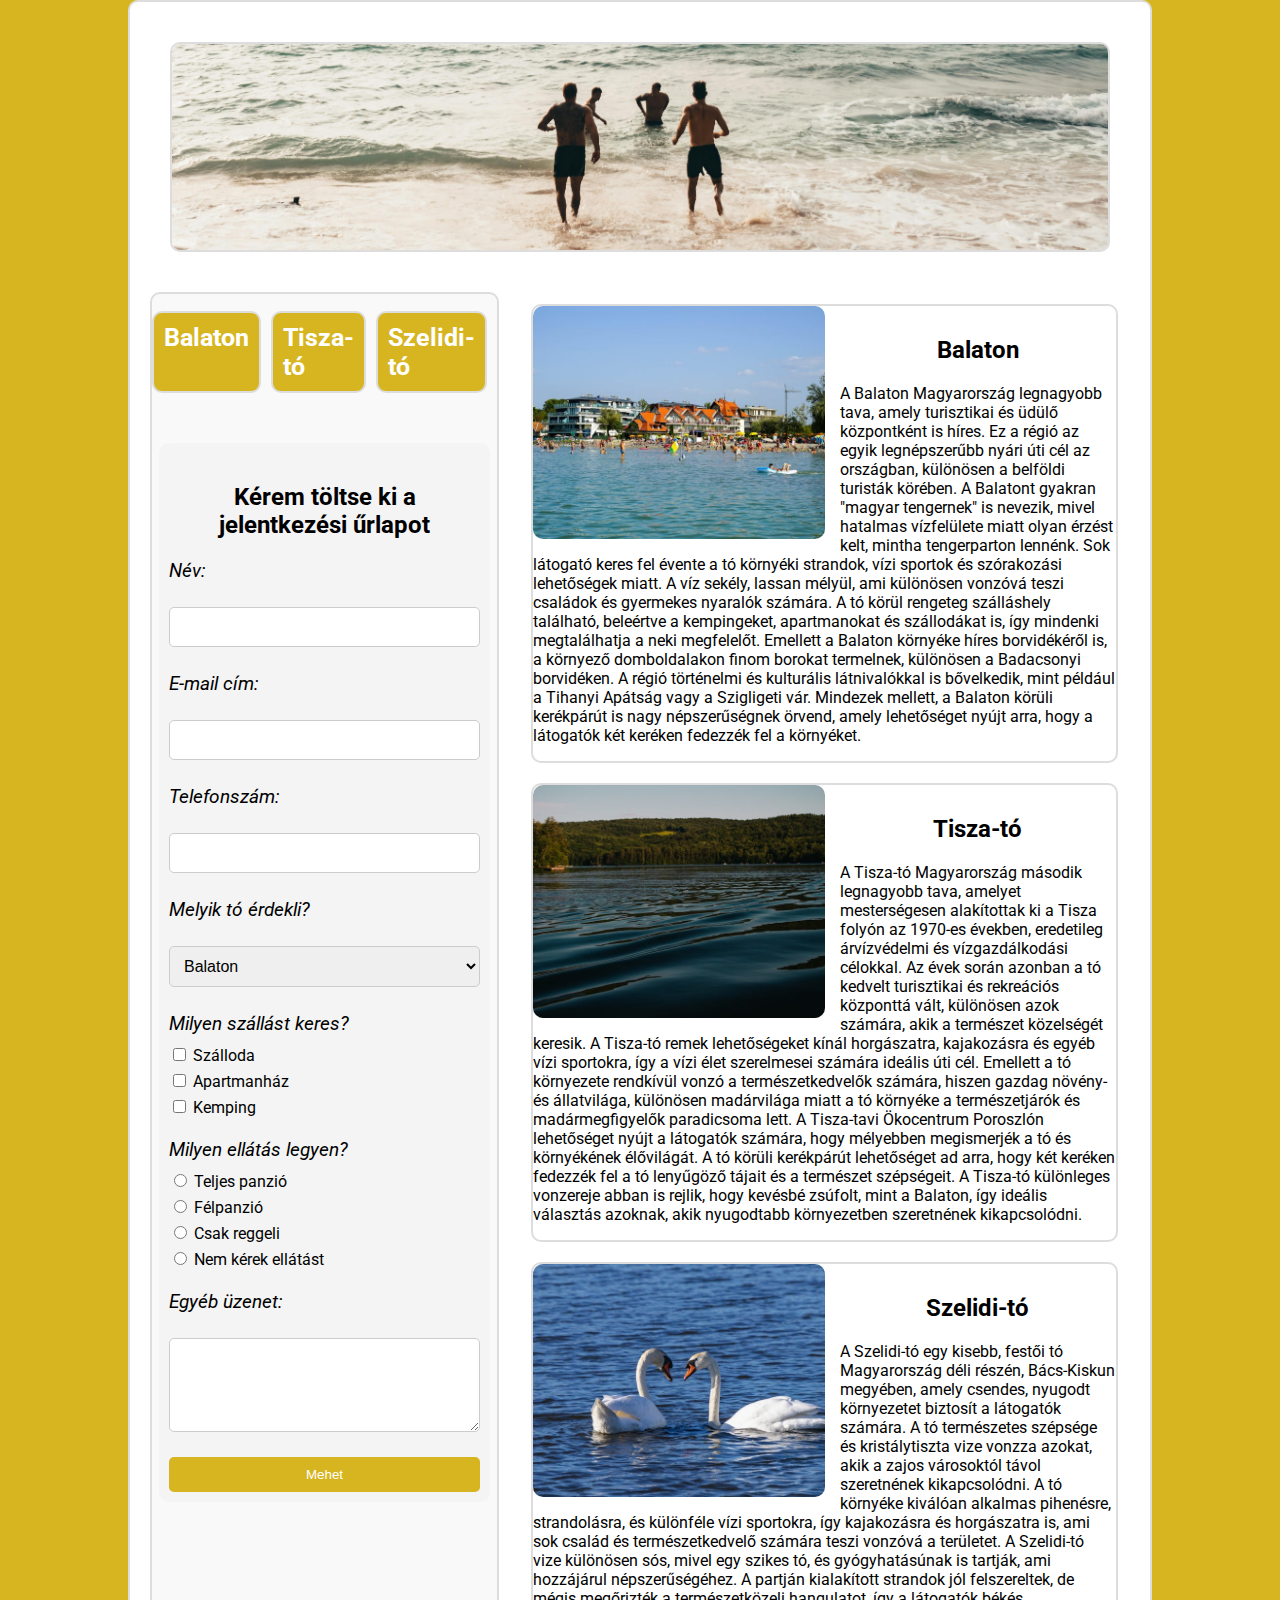
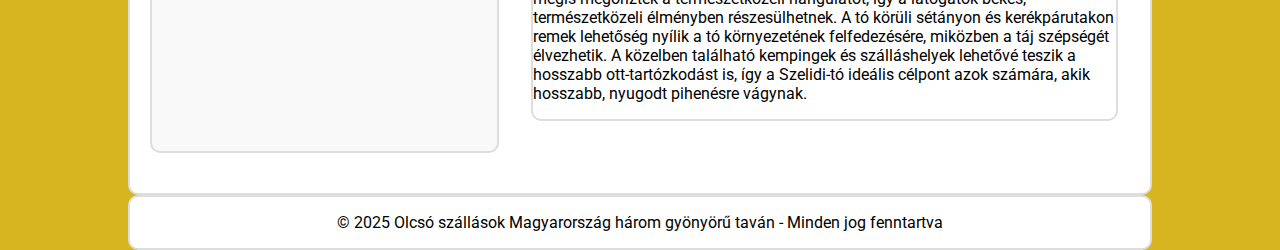
<file: index.html>
<!DOCTYPE html>
<html lang="hu">

<head>
    <meta charset="UTF-8">
    <meta http-equiv="X-UA-Compatible" content="IE=edge">
    <meta name="viewport" content="width=device-width, initial-scale=1.0">
    <meta name="description"
        content="Oldalunkon Magyarország három csodálatos tavát ismerheti meg amennyiben szeretne szállást foglalni a Balaton, a Tisza-tó vagy a Szelidi tavon. Választható szállások, ellátások egyedi igényekre szabva.">
    <meta name="author" content="Petz Rebeka">
    <link rel="stylesheet" href="styles.css">
    <link href="https://fonts.googleapis.com/css2?family=Roboto:wght@400;700&display=swap" rel="stylesheet">
    <link rel="stylesheet" href="https://cdnjs.cloudflare.com/ajax/libs/animate.css/4.1.1/animate.min.css">
    <title>Olcsó szállások Magyarország három gyönyörű taván</title>
</head>

<body>

    <div class="container">
        <header>
            <img src="img/strandkep.jpg" alt="Családi strand kép">
        </header>

        <div class="grid-container">
            <div class="sidebar">
                <div class="menu">
                    <a href="#balaton">Balaton</a>
                    <a href="#tisza-to">Tisza-tó</a>
                    <a href="#szelidi-to">Szelidi-tó</a>
                </div>

                <div class="form-container">
                    <h2>Kérem töltse ki a jelentkezési űrlapot</h2>
                    <form action="#">
                        <label for="nev">Név:</label>
                        <input type="text" id="nev" name="nev" required maxlength="50">

                        <label for="email">E-mail cím:</label>
                        <input type="email" id="email" name="email" required maxlength="50">

                        <label for="telefon">Telefonszám:</label>
                        <input type="tel" id="telefon" name="telefon" required maxlength="20">

                        <label for="tavak">Melyik tó érdekli?</label>
                        <select id="tavak" name="tavak">
                            <option value="balaton">Balaton</option>
                            <option value="tisza-to">Tisza-tó</option>
                            <option value="szelidi-to">Szelidi-tó</option>
                        </select>

                        <div class="checkbox-group">
                            <label>Milyen szállást keres?</label>
                            <input type="checkbox" id="szalloda" name="szallas" value="szalloda"> Szálloda<br>
                            <input type="checkbox" id="apartman" name="szallas" value="apartman"> Apartmanház<br>
                            <input type="checkbox" id="kemping" name="szallas" value="kemping"> Kemping<br>
                        </div>

                        <div class="radio-group">
                            <label>Milyen ellátás legyen?</label>
                            <input type="radio" id="teljes" name="ellatas" value="teljes" required> Teljes panzió<br>
                            <input type="radio" id="fel" name="ellatas" value="fel" required> Félpanzió<br>
                            <input type="radio" id="reggeli" name="ellatas" value="reggeli" required> Csak reggeli<br>
                            <input type="radio" id="nem" name="ellatas" value="nem" required> Nem kérek ellátást<br>
                        </div>

                        <label for="uzenet">Egyéb üzenet:</label>
                        <textarea id="uzenet" name="uzenet" rows="4"></textarea>

                        <button class="form-submit" type="submit">Mehet</button>
                    </form>
                </div>
            </div>

            <div class="content">
                <section id="balaton" class="section">
                    <img src="img/balaton.jpg" alt="Balaton">
                    <h2>Balaton</h2>
                    <p>A Balaton Magyarország legnagyobb tava, amely turisztikai és üdülő központként is híres. Ez a
                        régió az egyik legnépszerűbb nyári úti cél az országban, különösen a belföldi turisták körében.
                        A Balatont gyakran "magyar tengernek" is nevezik, mivel hatalmas vízfelülete miatt olyan érzést
                        kelt, mintha tengerparton lennénk. Sok látogató keres fel évente a tó környéki strandok, vízi
                        sportok és szórakozási lehetőségek miatt. A víz sekély, lassan mélyül, ami különösen vonzóvá
                        teszi családok és gyermekes nyaralók számára. A tó körül rengeteg szálláshely található,
                        beleértve a kempingeket, apartmanokat és szállodákat is, így mindenki megtalálhatja a neki
                        megfelelőt. Emellett a Balaton környéke híres borvidékéről is, a környező domboldalakon finom
                        borokat termelnek, különösen a Badacsonyi borvidéken. A régió történelmi és kulturális
                        látnivalókkal is bővelkedik, mint például a Tihanyi Apátság vagy a Szigligeti vár. Mindezek
                        mellett, a Balaton körüli kerékpárút is nagy népszerűségnek örvend, amely lehetőséget nyújt
                        arra, hogy a látogatók két keréken fedezzék fel a környéket.</p>
                </section>

                <section id="tisza-to" class="section">
                    <img src="img/tisza-to.jpg" alt="Tisza-tó">
                    <h2>Tisza-tó</h2>
                    <p>A Tisza-tó Magyarország második legnagyobb tava, amelyet mesterségesen alakítottak ki a Tisza
                        folyón az 1970-es években, eredetileg árvízvédelmi és vízgazdálkodási célokkal. Az évek során
                        azonban a tó kedvelt turisztikai és rekreációs központtá vált, különösen azok számára, akik a
                        természet közelségét keresik. A Tisza-tó remek lehetőségeket kínál horgászatra, kajakozásra és
                        egyéb vízi sportokra, így a vízi élet szerelmesei számára ideális úti cél. Emellett a tó
                        környezete rendkívül vonzó a természetkedvelők számára, hiszen gazdag növény- és állatvilága,
                        különösen madárvilága miatt a tó környéke a természetjárók és madármegfigyelők paradicsoma lett.
                        A Tisza-tavi Ökocentrum Poroszlón lehetőséget nyújt a látogatók számára, hogy mélyebben
                        megismerjék a tó és környékének élővilágát. A tó körüli kerékpárút lehetőséget ad arra, hogy két
                        keréken fedezzék fel a tó lenyűgöző tájait és a természet szépségeit. A Tisza-tó különleges
                        vonzereje abban is rejlik, hogy kevésbé zsúfolt, mint a Balaton, így ideális választás azoknak,
                        akik nyugodtabb környezetben szeretnének kikapcsolódni.</p>
                </section>

                <section id="szelidi-to" class="section">
                    <img src="img/szelidi-to.jpg" alt="Szelidi-tó">
                    <h2>Szelidi-tó</h2>
                    <p>A Szelidi-tó egy kisebb, festői tó Magyarország déli részén, Bács-Kiskun megyében, amely csendes,
                        nyugodt környezetet biztosít a látogatók számára. A tó természetes szépsége és kristálytiszta
                        vize vonzza azokat, akik a zajos városoktól távol szeretnének kikapcsolódni. A tó környéke
                        kiválóan alkalmas pihenésre, strandolásra, és különféle vízi sportokra, így kajakozásra és
                        horgászatra is, ami sok család és természetkedvelő számára teszi vonzóvá a területet. A
                        Szelidi-tó vize különösen sós, mivel egy szikes tó, és gyógyhatásúnak is tartják, ami hozzájárul
                        népszerűségéhez. A partján kialakított strandok jól felszereltek, de mégis megőrizték a
                        természetközeli hangulatot, így a látogatók békés, természetközeli élményben részesülhetnek. A
                        tó körüli sétányon és kerékpárutakon remek lehetőség nyílik a tó környezetének felfedezésére,
                        miközben a táj szépségét élvezhetik. A közelben található kempingek és szálláshelyek lehetővé
                        teszik a hosszabb ott-tartózkodást is, így a Szelidi-tó ideális célpont azok számára, akik
                        hosszabb, nyugodt pihenésre vágynak.</p>
                </section>
            </div>
        </div>
        <div style="clear: both;"></div>
    </div>
    <footer>
        <p>&copy; 2025 Olcsó szállások Magyarország három gyönyörű taván - Minden jog fenntartva</p>
    </footer>
    </div>

</body>

</html>
</file>
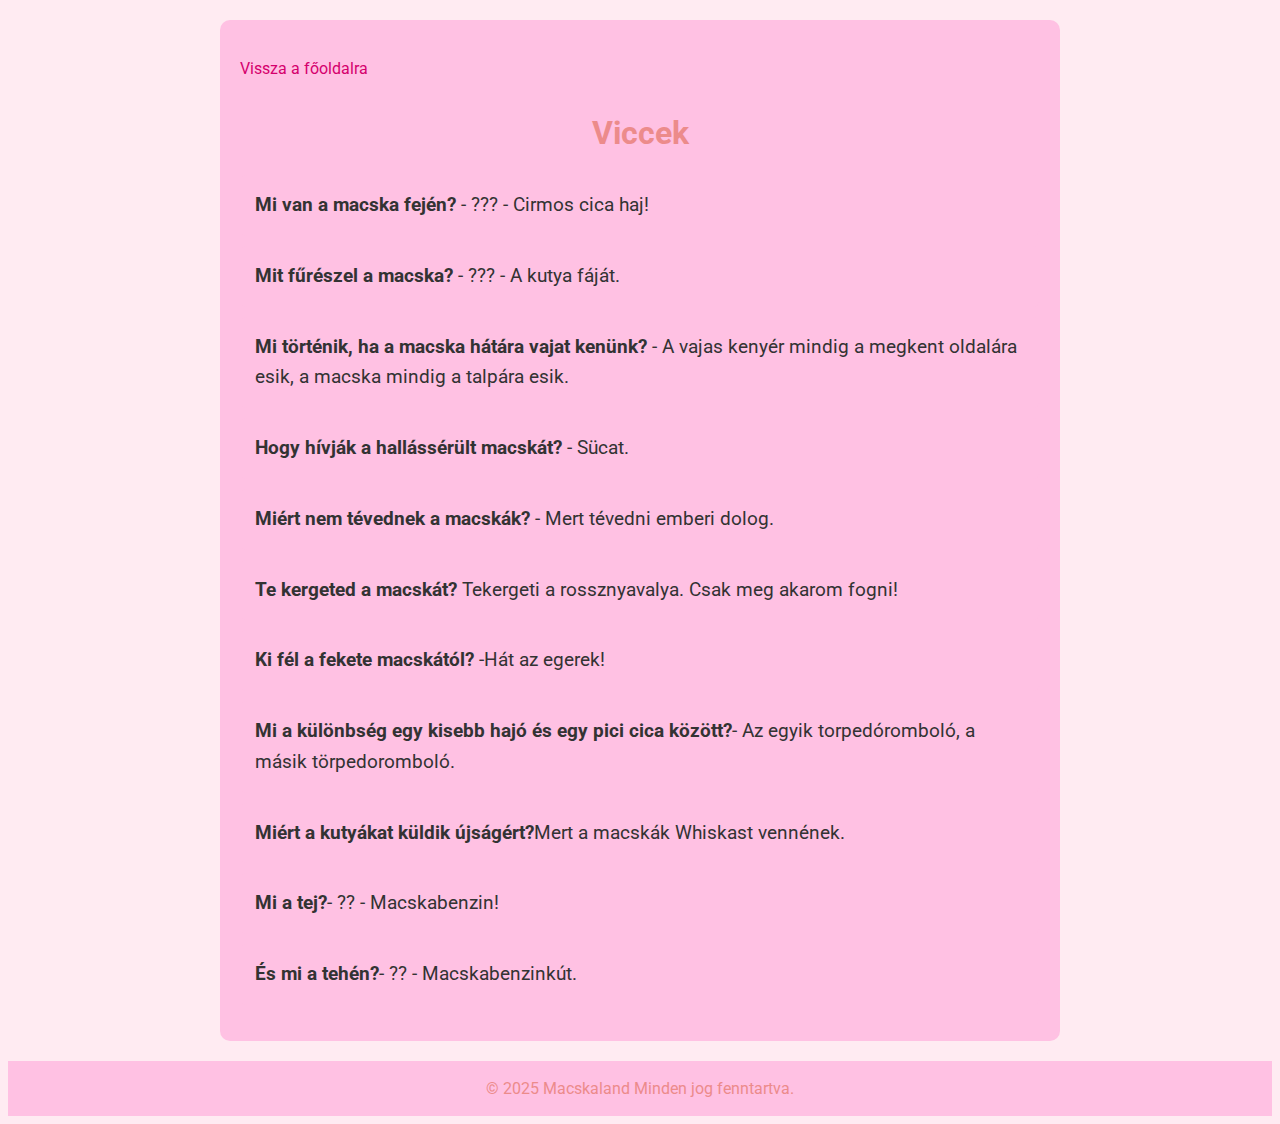
<file: aloldal1.html>
<!DOCTYPE html>
<html lang="hu">

<head>
    <meta charset="UTF-8">
    <meta http-equiv="X-UA-Compatible" content="IE=edge">
    <meta name="viewport" content="width=device-width, initial-scale=1.0">
    <meta name="description"
        content="Ne hagyd ki a legjobb cicás vicceket! Friss nevetés garantálva cicákkal kapcsolatos humoros történetekkel és poénokkal.">
    <meta name="author" content="Petz Rebeka">
    <link rel="stylesheet" href="style.css">
    <link href="https://fonts.googleapis.com/css2?family=Roboto:wght@400;700&display=swap" rel="stylesheet">
    <link rel="stylesheet" href="https://cdnjs.cloudflare.com/ajax/libs/animate.css/4.1.1/animate.min.css">
    <title>Macskák Varázslatos Világa</title>
</head>

<body>
    <section class="jokes-section">
        <p><a href="index.html">Vissza a főoldalra</a></p>
        <h2 class="animate__animated animate__jackInTheBox">Viccek</h2>
        <ul>
            <li><strong>Mi van a macska fején?</strong> - ??? - Cirmos cica haj!</li>
            <li><strong>Mit fűrészel a macska?</strong> - ??? - A kutya fáját.</li>
            <li><strong>Mi történik, ha a macska hátára vajat kenünk?</strong> - A vajas kenyér mindig a megkent
                oldalára esik, a macska mindig a talpára esik.</li>
            <li><strong>Hogy hívják a hallássérült macskát?</strong> - Sücat.</li>
            <li><strong>Miért nem tévednek a macskák?</strong> - Mert tévedni emberi dolog.</li>
            <li><strong>Te kergeted a macskát?</strong> Tekergeti a rossznyavalya. Csak meg akarom fogni!</li>
            <li><strong>Ki fél a fekete macskától?</strong> -Hát az egerek!</li>
            <li><strong>Mi a különbség egy kisebb hajó és egy pici cica között?</strong>- Az egyik torpedóromboló, a
                másik törpedoromboló.</li>
            <li><strong>Miért a kutyákat küldik újságért?</strong>Mert a macskák Whiskast vennének.</li>
            <li><strong> Mi a tej?</strong>- ?? - Macskabenzin!</li>
            <li><strong> És mi a tehén?</strong>- ?? - Macskabenzinkút.</li>
        </ul>
    </section>


</body>
<footer>
    <p>&copy; 2025 Macskaland Minden jog fenntartva.</p>
</footer>

</html>
</file>
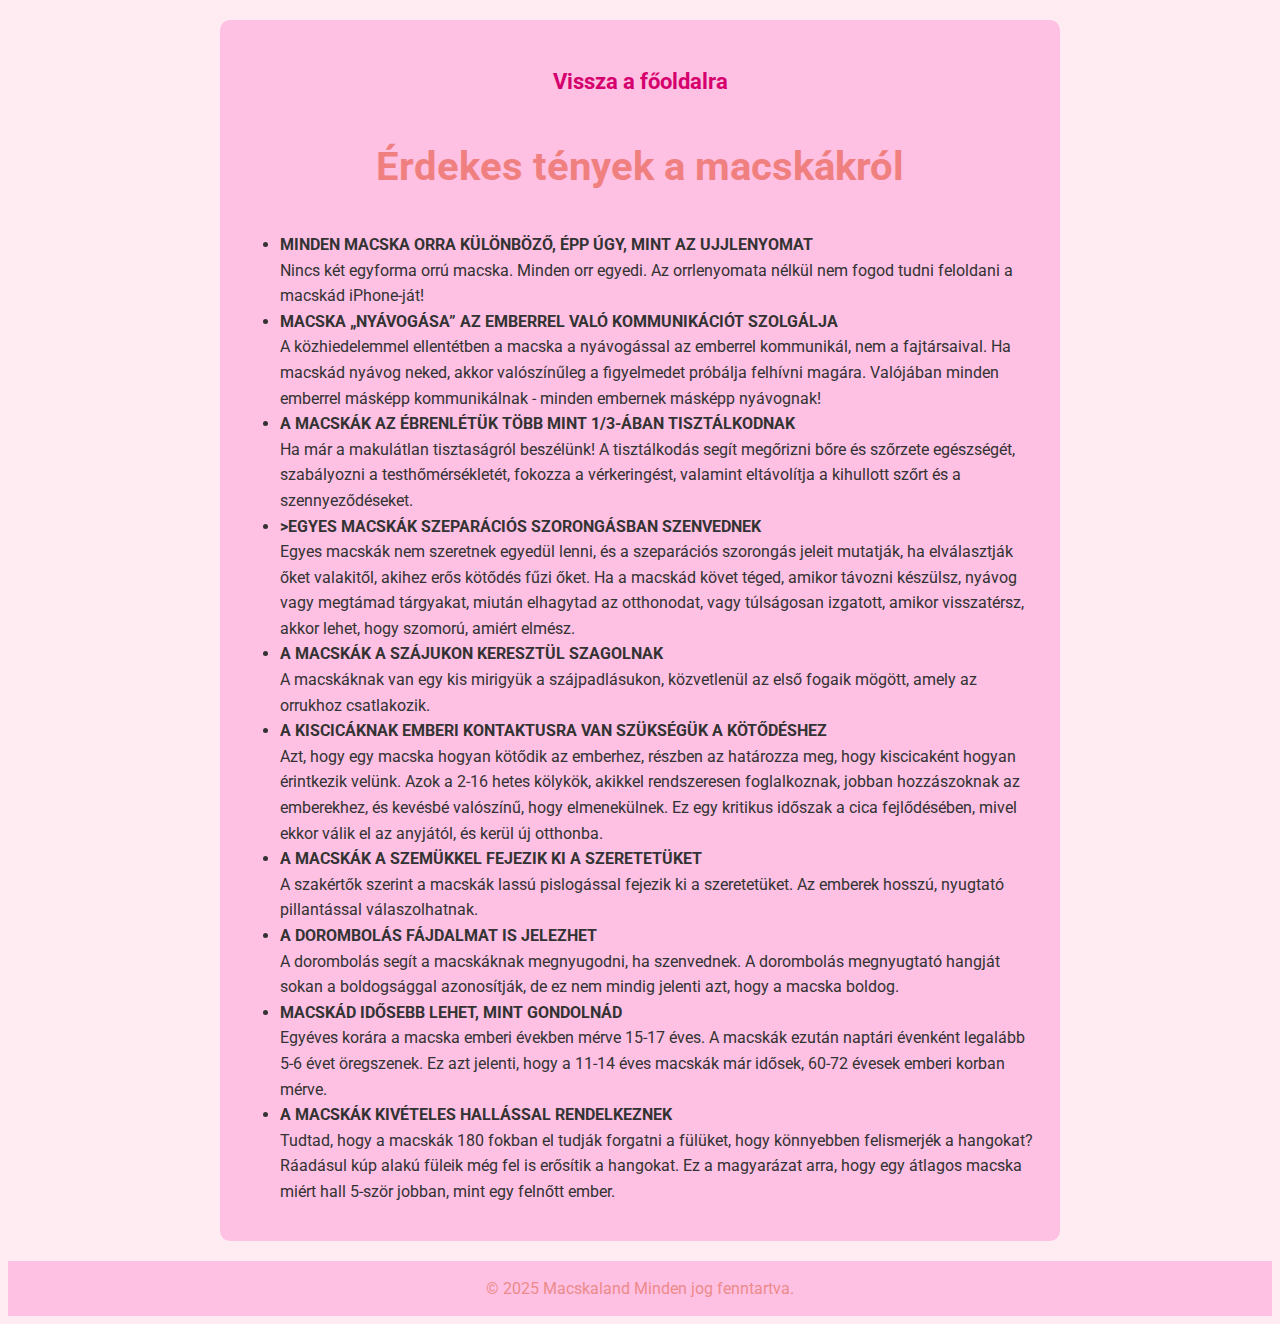
<file: aloldal2.html>
<!DOCTYPE html>
<html lang="hu">

<head>
    <meta charset="UTF-8">
    <meta http-equiv="X-UA-Compatible" content="IE=edge">
    <meta name="viewport" content="width=device-width, initial-scale=1.0">
    <meta name="description"
        content="Tudtad, hogy minden macska orra egyedi, mint az ujjlenyomat? Vagy hogy a dorombolásuk nem csak a boldogság jele lehet? Fedezd fel a 10 legérdekesebb tényt a macskákról: a nyávogástól a hihetetlen hallásig, itt mindent megtudhatsz kedvenceidről!">
    <meta name="author" content="Petz Rebeka">
    <link rel="stylesheet" href="style.css">
    <link href="https://fonts.googleapis.com/css2?family=Roboto:wght@400;700&display=swap" rel="stylesheet">
    <link rel="stylesheet" href="https://cdnjs.cloudflare.com/ajax/libs/animate.css/4.1.1/animate.min.css">
    <title>Macskák Varázslatos Világa</title>
</head>

<body>

    <div class="funfacts">
        <p><a href="index.html">Vissza a főoldalra</a></p>
        <h2 class="animate__animated animate__jackInTheBox">Érdekes tények a macskákról</h2>
        <ul>
            <li><strong>MINDEN MACSKA ORRA KÜLÖNBÖZŐ, ÉPP ÚGY, MINT AZ UJJLENYOMAT </strong><br>
                Nincs két egyforma orrú macska. Minden orr egyedi. Az orrlenyomata nélkül nem fogod tudni feloldani a
                macskád iPhone-ját!</li>


            <li><strong> MACSKA „NYÁVOGÁSA” AZ EMBERREL VALÓ KOMMUNIKÁCIÓT SZOLGÁLJA</strong><br>
                A közhiedelemmel ellentétben a macska a nyávogással az emberrel kommunikál, nem a fajtársaival. Ha
                macskád
                nyávog neked, akkor valószínűleg a figyelmedet próbálja felhívni magára. Valójában minden emberrel
                másképp
                kommunikálnak - minden embernek másképp nyávognak!</li>
            <li><strong>A MACSKÁK AZ ÉBRENLÉTÜK TÖBB MINT 1/3-ÁBAN TISZTÁLKODNAK</strong><br>
                Ha már a makulátlan tisztaságról beszélünk! A tisztálkodás segít megőrizni bőre és szőrzete egészségét,
                szabályozni a testhőmérsékletét, fokozza a vérkeringést, valamint eltávolítja a kihullott szőrt és a
                szennyeződéseket.</li>
            <li><strong>>EGYES MACSKÁK SZEPARÁCIÓS SZORONGÁSBAN SZENVEDNEK</strong><br>
                Egyes macskák nem szeretnek egyedül lenni, és a szeparációs szorongás jeleit mutatják, ha elválasztják
                őket
                valakitől, akihez erős kötődés fűzi őket. Ha a macskád követ téged, amikor távozni készülsz, nyávog vagy
                megtámad tárgyakat, miután elhagytad az otthonodat, vagy túlságosan izgatott, amikor visszatérsz, akkor
                lehet, hogy szomorú, amiért elmész.</li>
            <li><strong>A MACSKÁK A SZÁJUKON KERESZTÜL SZAGOLNAK</strong><br>
                A macskáknak van egy kis mirigyük a szájpadlásukon, közvetlenül az első fogaik mögött, amely az orrukhoz
                csatlakozik.</li>
            <li><strong>A KISCICÁKNAK EMBERI KONTAKTUSRA VAN SZÜKSÉGÜK A KÖTŐDÉSHEZ</strong><br>
                Azt, hogy egy macska hogyan kötődik az emberhez, részben az határozza meg, hogy kiscicaként hogyan
                érintkezik velünk. Azok a 2-16 hetes kölykök, akikkel rendszeresen foglalkoznak, jobban hozzászoknak az
                emberekhez, és kevésbé valószínű, hogy elmenekülnek. Ez egy kritikus időszak a cica fejlődésében, mivel
                ekkor válik el az anyjától, és kerül új otthonba.</li>
            <li><strong>A MACSKÁK A SZEMÜKKEL FEJEZIK KI A SZERETETÜKET</strong><br>
                A szakértők szerint a macskák lassú pislogással fejezik ki a szeretetüket. Az emberek hosszú, nyugtató
                pillantással válaszolhatnak.</li>
            <li><strong>A DOROMBOLÁS FÁJDALMAT IS JELEZHET</strong><br>
                A dorombolás segít a macskáknak megnyugodni, ha szenvednek. A dorombolás megnyugtató hangját sokan a
                boldogsággal azonosítják, de ez nem mindig jelenti azt, hogy a macska boldog.</li>
            <li><strong>MACSKÁD IDŐSEBB LEHET, MINT GONDOLNÁD</strong><br>
                Egyéves korára a macska emberi években mérve 15-17 éves. A macskák ezután naptári évenként legalább 5-6
                évet
                öregszenek. Ez azt jelenti, hogy a 11-14 éves macskák már idősek, 60-72 évesek emberi korban mérve.</li>
            <li><strong>A MACSKÁK KIVÉTELES HALLÁSSAL RENDELKEZNEK</strong><br>
                Tudtad, hogy a macskák 180 fokban el tudják forgatni a fülüket, hogy könnyebben felismerjék a hangokat?
                Ráadásul kúp alakú füleik még fel is erősítik a hangokat. Ez a magyarázat arra, hogy egy átlagos macska
                miért hall 5-ször jobban, mint egy felnőtt ember.</li>

        </ul>
    </div>
</body>

<footer>
    <p>&copy; 2025 Macskaland Minden jog fenntartva.</p>
</footer>


</html>
</file>
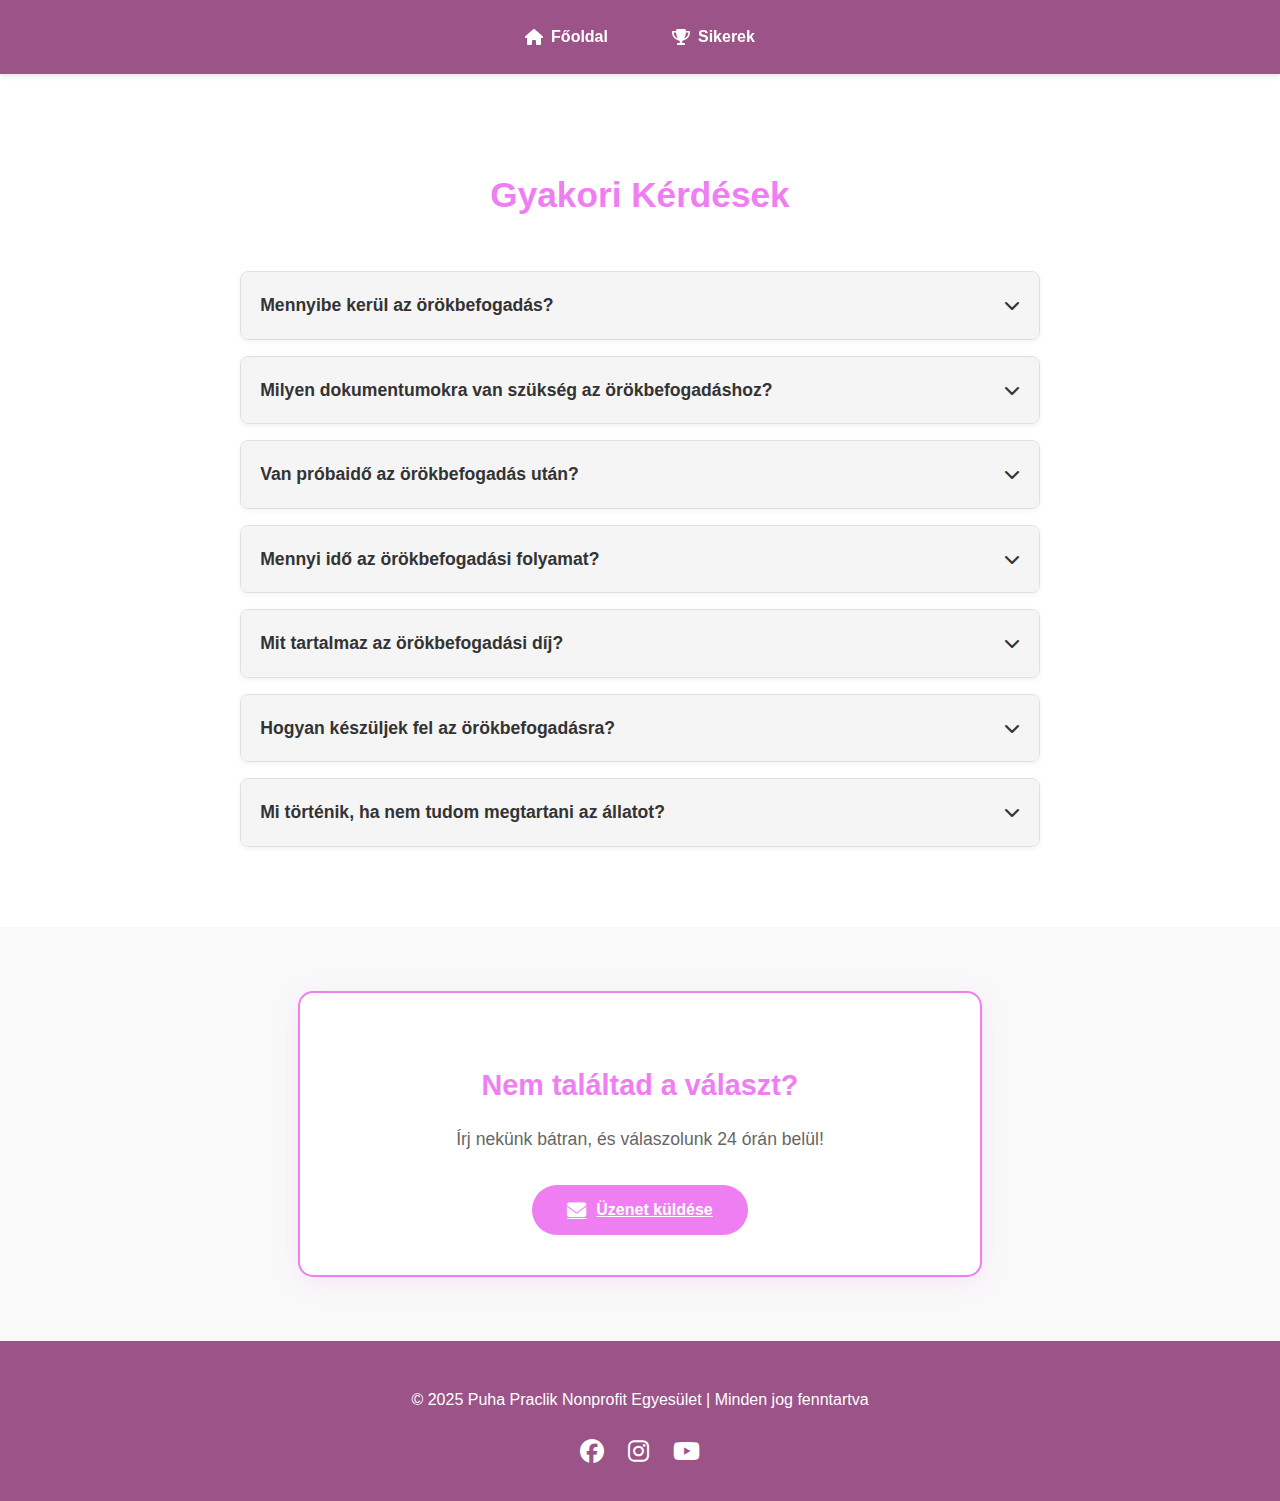
<file: faq.html>
<!DOCTYPE html>
<html lang="hu">

<head>
    <meta charset="UTF-8">
    <meta name="viewport" content="width=device-width, initial-scale=1.0">
    <meta name="author" content="Petz Rebeka">
    <title>Puha Praclik - Gyakori Kérdések</title>
    <!-- Font Awesome -->
    <link rel="stylesheet" href="https://cdnjs.cloudflare.com/ajax/libs/font-awesome/6.4.0/css/all.min.css">
    <link rel="stylesheet" href="faq.css">

</head>

<body>

    <nav class="secondary-nav">
        <ul>
            <li><a href="index.html"><i class="fas fa-home"></i> Főoldal</a></li>
            <li><a href="success.html"><i class="fas fa-trophy"></i> Sikerek</a></li>

        </ul>
    </nav>

    <section id="faq" class="section bg-light">
        <div class="container">
            <h2>Gyakori Kérdések</h2>
            <div class="faq-container">
                <div class="faq-item">
                    <div class="faq-question">
                        <h3>Mennyibe kerül az örökbefogadás?</h3>
                        <i class="fas fa-chevron-down"></i>
                    </div>
                    <div class="faq-answer">
                        <p>Az örökbefogadás díját az állat egészségi állapota és korától függően 15.000 - 30.000 Ft
                            között határozzuk meg, ami az állatorvosi költségeket fedezi.</p>
                    </div>
                </div>

                <!-- További FAQ elemek -->
                <div class="faq-item">
                    <div class="faq-question">
                        <h3>Milyen dokumentumokra van szükség az örökbefogadáshoz?</h3>
                        <i class="fas fa-chevron-down"></i>
                    </div>
                    <div class="faq-answer">
                        <p>Szükséges egy érvényes személyi igazolvány és lakcímkártya, valamint egy szerződés aláírása,
                            amiben vállalja az állat felelős gondozását.</p>
                    </div>
                </div>

                <div class="faq-item">
                    <div class="faq-question">
                        <h3>Van próbaidő az örökbefogadás után?</h3>
                        <i class="fas fa-chevron-down"></i>
                    </div>
                    <div class="faq-answer">
                        <p>Igen, 30 napos próbaidőt biztosítunk, hogy megbizonyosodhasson róla, az állat illeszkedik-e a
                            családjába.</p>
                    </div>
                </div>
                <div class="faq-item">
                    <div class="faq-question">
                        <h3>Mennyi idő az örökbefogadási folyamat?</h3>
                        <i class="fas fa-chevron-down"></i>
                    </div>
                    <div class="faq-answer">
                        <p>Átlagosan 3-7 munkanap alatt zárjuk le az adminisztrációt, miután minden dokumentumot
                            megkaptunk. A fizikai átadás a szerződéskötést követő 24 órán belül történik.</p>
                    </div>
                </div>

                <div class="faq-item">
                    <div class="faq-question">
                        <h3>Mit tartalmaz az örökbefogadási díj?</h3>
                        <i class="fas fa-chevron-down"></i>
                    </div>
                    <div class="faq-answer">
                        <p>A díj tartalmazza:
                        <ul class="faq-list">
                            <li>Alapvető oltásokat és chipelést</li>
                            <li>Első állatorvosi vizsgálatot</li>
                            <li>6 hónapos utánkövetési támogatást</li>
                        </ul>
                        </p>
                    </div>
                </div>

                <div class="faq-item">
                    <div class="faq-question">
                        <h3>Hogyan készüljek fel az örökbefogadásra?</h3>
                        <i class="fas fa-chevron-down"></i>
                    </div>
                    <div class="faq-answer">
                        <p>Javasoljuk:
                        <ol class="faq-list">
                            <li>Állatbarát környezet kialakítását</li>
                            <li>Alapellátmányok beszerzését (tálak, ágy, játékok)</li>
                            <li>Családi megbeszélést a felelősségmegosztásról</li>
                        </ol>
                        </p>
                    </div>
                </div>

                <div class="faq-item">
                    <div class="faq-question">
                        <h3>Mi történik, ha nem tudom megtartani az állatot?</h3>
                        <i class="fas fa-chevron-down"></i>
                    </div>
                    <div class="faq-answer">
                        <p>Visszavételi garanciát biztosítunk - bármikor visszavehetjük az állatot ingyenesen. Kérjük
                            azonban, hogy előtte vegye fel velünk a kapcsolatot a visszavétel szervezéséhez.</p>
                    </div>
                </div>
            </div>
        </div>
    </section>

    <section class="section contact-cta">
        <div class="container">
            <div class="cta-box">
                <h3>Nem találtad a választ?</h3>
                <p>Írj nekünk bátran, és válaszolunk 24 órán belül!</p>
                <a href="kapcsolat.html" class="btn cta-btn">
                    <i class="fas fa-envelope"></i> Üzenet küldése
                </a>
            </div>
        </div>
    </section>

    <div id="contactModal" class="modal">
        <div class="modal-content">
            <span class="close">&times;</span>
            <h3>Üzenet küldése</h3>
            <form id="contactForm">
                <div class="form-group">
                    <label for="contactName">Név</label>
                    <input type="text" id="contactName" required>
                </div>

                <div class="form-group">
                    <label for="contactEmail">E-mail</label>
                    <input type="email" id="contactEmail" required>
                </div>

                <div class="form-group">
                    <label for="contactMessage">Üzenet</label>
                    <textarea id="contactMessage" rows="5" required></textarea>
                </div>

                <button type="submit" class="btn">
                    <i class="fas fa-paper-plane"></i> Küldés
                </button>
            </form>
        </div>
    </div>

    <!-- Lábléc -->
    <footer>
        <div class="container">
            <p>&copy; 2025 Puha Praclik Nonprofit Egyesület | Minden jog fenntartva</p>
            <div class="social">
                <a href="https://www.facebook.com/puhapraclik" target="_blank"><i class="fab fa-facebook"></i></a>
                <a href="https://www.instagram.com/gyoripuhapraclik?utm_source=ig_web_button_share_sheet&igsh=ZDNlZDc0MzIxNw=="
                    target="_blank"><i class="fab fa-instagram"></i></a>
                <a href="https://www.youtube.com/watch?v=GYE80R3TGKM" target="_blank"><i class="fab fa-youtube"></i></a>
            </div>
        </div>
    </footer>


    <script src="faq.js"></script>
</body>

</html>
</file>
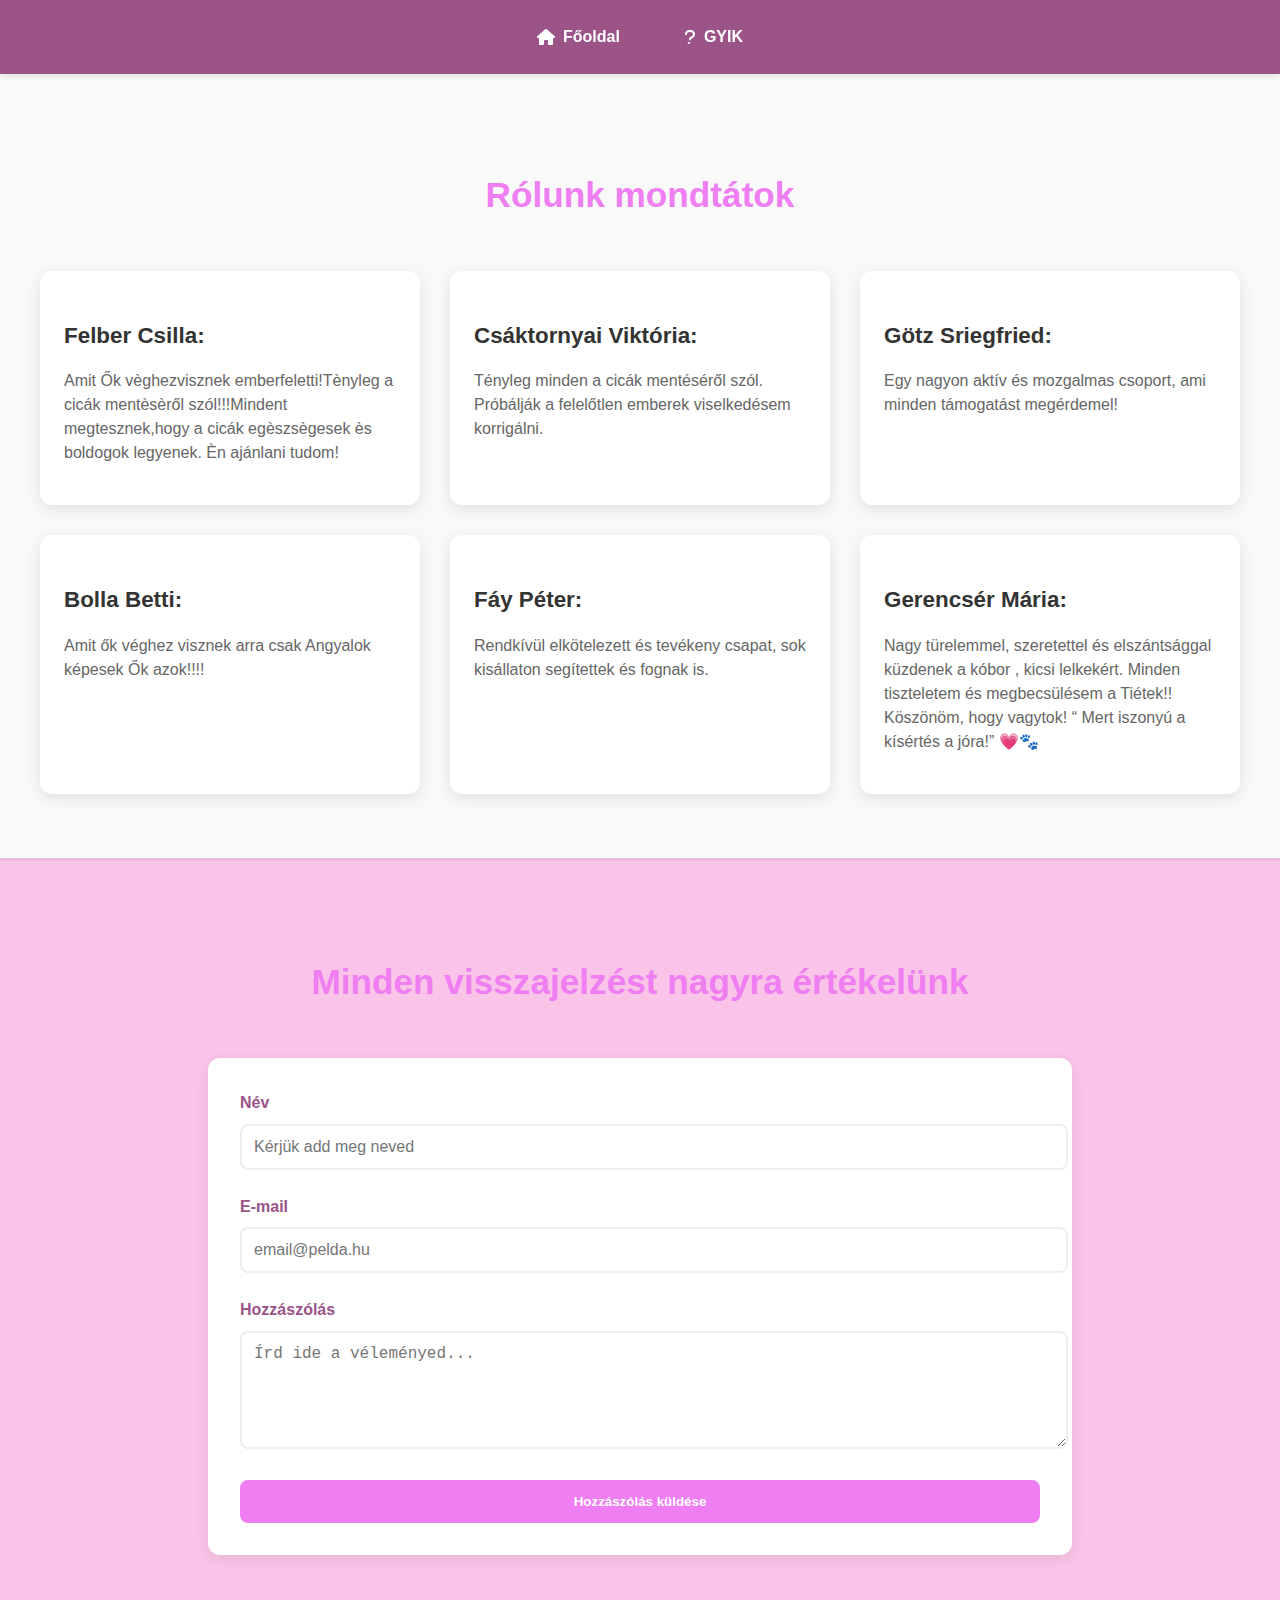
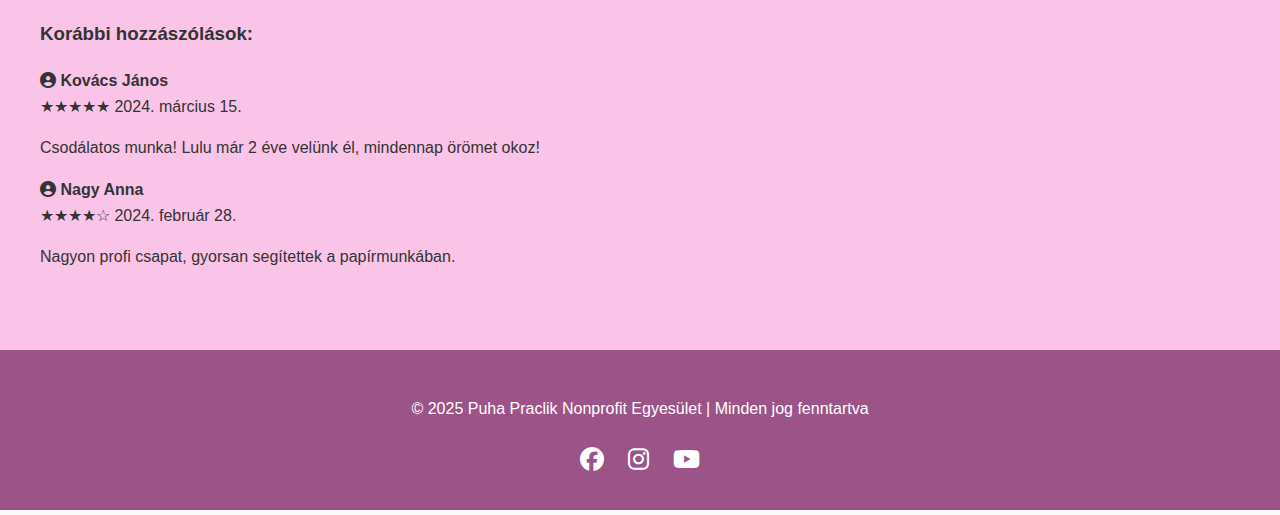
<file: success.html>
<!DOCTYPE html>
<html lang="hu">

<head>
    <meta charset="UTF-8">
    <meta name="viewport" content="width=device-width, initial-scale=1.0">
    <meta name="author" content="Petz Rebeka">
    <title>Sikereink</title>
    <!-- Font Awesome -->
    <link rel="stylesheet" href="https://cdnjs.cloudflare.com/ajax/libs/font-awesome/6.4.0/css/all.min.css">
    <link rel="stylesheet" href="success.css">

</head>

<body>

    <nav class="secondary-nav">
        <ul>
            <li><a href="index.html"><i class="fas fa-home"></i> Főoldal</a></li>
            <li><a href="faq.html"><i class="fas fa-question"></i> GYIK</a></li>
        </ul>
    </nav>

    <section id="success" class="section">
        <div class="container">
            <h2>Rólunk mondtátok</h2>
            <div class="stories-grid">
                <div class="story-card">
                    <div>
                        <h3>Felber Csilla:</h3>
                        <p>Amit Ők vèghezvisznek emberfeletti!Tènyleg a cicák mentèsèről szól!!!Mindent megtesznek,hogy
                            a cicák egèszsègesek ès boldogok legyenek. Èn ajánlani tudom!</p>
                    </div>
                </div>
                <div class="story-card">
                    <div>
                        <h3>Csáktornyai Viktória:</h3>
                        <p>Tényleg minden a cicák mentéséről szól. Próbálják a felelőtlen emberek viselkedésem
                            korrigálni.</p>
                    </div>
                </div>
                <div class="story-card">
                    <div>
                        <h3>Götz Sriegfried:</h3>
                        <p>Egy nagyon aktív és mozgalmas csoport, ami minden támogatást megérdemel!</p>
                    </div>
                </div>
                <div class="story-card">
                    <div>
                        <h3>Bolla Betti:</h3>
                        <p>Amit ők véghez visznek arra csak Angyalok képesek Ők azok!!!!</p>
                    </div>
                </div>
                <div class="story-card">
                    <div>
                        <h3>Fáy Péter:</h3>
                        <p>Rendkívül elkötelezett és tevékeny csapat, sok kisállaton segítettek és fognak is.</p>
                    </div>
                </div>
                <div class="story-card">
                    <div>
                        <h3>Gerencsér Mária:</h3>
                        <p>Nagy türelemmel, szeretettel és elszántsággal küzdenek a kóbor , kicsi lelkekért. Minden
                            tiszteletem és megbecsülésem a Tiétek!! Köszönöm, hogy vagytok! “ Mert iszonyú a kísértés a
                            jóra!” 💗🐾</p>
                    </div>
                </div>

            </div>
        </div>
    </section>
    <!-- Hozzászólások szekció -->
    <section id="comments" class="section bg-light">
        <div class="container">
            <h2>Minden visszajelzést nagyra értékelünk</h2>

            <div class="comment-form">
                <form class="adoption-form">
                    <div class="form-group">
                        <label for="comment-name">Név</label>
                        <input type="text" id="comment-name" placeholder="Kérjük add meg neved">
                    </div>

                    <div class="form-group">
                        <label for="comment-email">E-mail</label>
                        <input type="email" id="comment-email" placeholder="email@pelda.hu">
                    </div>

                    <div class="form-group">
                        <label for="comment-text">Hozzászólás</label>
                        <textarea id="comment-text" rows="5" placeholder="Írd ide a véleményed..."></textarea>
                    </div>


                    <button type="submit" class="btn">Hozzászólás küldése</button>
                </form>
            </div>

            <!-- Meglévő hozzászólások -->
            <div class="comments-list">
                <h3>Korábbi hozzászólások:</h3>

                <div class="comment-grid">
                    <div class="comment-card">
                        <div class="comment-header">
                            <div class="user-info">
                                <i class="fas fa-user-circle"></i>
                                <strong>Kovács János</strong>
                            </div>
                            <div class="rating">
                                ★★★★★ <span>2024. március 15.</span>
                            </div>
                        </div>
                        <p>Csodálatos munka! Lulu már 2 éve velünk él, mindennap örömet okoz!</p>
                    </div>

                    <div class="comment-card">
                        <div class="comment-header">
                            <div class="user-info">
                                <i class="fas fa-user-circle"></i>
                                <strong>Nagy Anna</strong>
                            </div>
                            <div class="rating">
                                ★★★★☆ <span>2024. február 28.</span>
                            </div>
                        </div>
                        <p>Nagyon profi csapat, gyorsan segítettek a papírmunkában.</p>
                    </div>
                </div>
            </div>
        </div>
    </section>


    <!-- Lábléc -->
    <footer>
        <div class="container">
            <p>&copy; 2025 Puha Praclik Nonprofit Egyesület | Minden jog fenntartva</p>
            <div class="social">
                <a href="https://www.facebook.com/puhapraclik" target="_blank"><i class="fab fa-facebook"></i></a>
                <a href="https://www.instagram.com/gyoripuhapraclik?utm_source=ig_web_button_share_sheet&igsh=ZDNlZDc0MzIxNw=="
                    target="_blank"><i class="fab fa-instagram"></i></a>
                <a href="https://www.youtube.com/watch?v=GYE80R3TGKM" target="_blank"><i class="fab fa-youtube"></i></a>
            </div>
        </div>
    </footer>

</body>

</html>
</file>
<file: styles.css>
* {
    box-sizing: border-box;
}

body {
    background-color: #D7B520;
    font-family: 'Roboto', sans-serif;
    margin: 0;
    scroll-behavior: smooth;
}

.container {
    width: 80%;
    margin: 0 auto;
    background-color: #fff;
    border: 2px solid #ddd;
    border-radius: 10px;
    padding: 20px;
}

/*fejléc tulajdonságai*/
header {
    text-align: center;
    padding: 20px;
    border-radius: 10px;
    margin-bottom: 20px;
    position: relative;
    overflow: hidden;
    height: 250px;
}

header img {
    width: 100%;
    height: 100%;
    border-radius: 10px;
    object-fit: cover;
    object-position: 50% 64%;
    border: 2px solid #ddd;
}

.grid-container {
    display: grid;
    grid-template-columns: 1fr 2fr;
    grid-gap: 20px;
    margin-bottom: 20px;
}

/*oldalsáv tulajdonságai*/
.sidebar {
    background-color: #f9f9f9;
    border-radius: 10px;
    padding: 2%;
    box-sizing: border-box;
    border: 2px solid #ddd;
    border-radius: 10px;
}

/*menü tulajdonságai*/
.menu {
    display: flex;
    justify-content: center;
    margin-bottom: 50px;
    color: white;
    font-size: 120%;
    font-weight: bold;
    padding-top: 10px;
}

.menu a {
    display: block;
    margin-right: 10px;
    color: white;
    font-size: 130%;
    font-weight: bold;
    padding: 10px;
    text-decoration: none;
    border: 2px solid #ddd;
    border-radius: 10px;
    background-color: #D7B520;
    transition: background-color 0.3s ease;
}

.menu a:hover {
    background-color: #927d20;
}

/*űrlap tulajdonságai*/
.form-container {
    background-color: #f4f4f4;
    padding: 10px;
    border-radius: 10px;
    width: 100%;
    max-width: 100%;
    margin: 0 auto;
    overflow: hidden;
}

h2 {
    text-align: center;
    margin-bottom: 20px;
    padding-top: 10px;
}

.form-container form {
    display: grid;
    grid-gap: 15px;
}


label {
    font-style: italic;
    font-size: 1.2em;
    display: block;
    margin-bottom: 10px;
}


.checkbox-group input[type="checkbox-group"],
.radio-group input[type="radio-group"] {
    display: block;
    margin-bottom: 10px;
    font-style: italic;
    font-size: 1.2em;
}


form {
    display: grid;
    grid-gap: 15px;
}

input,
select,
textarea {
    padding: 10px;
    font-size: 16px;
    border-radius: 5px;
    border: 1px solid #ccc;
    box-sizing: border-box;
    margin-bottom: 10px;
}

/*"Mehet" gomb tulajdonságai*/
.form-submit {
    background-color: #D7B520;
    color: white;
    border: none;
    cursor: pointer;
    padding: 10px;
    border-radius: 5px;
    text-align: center;
}

.form-submit:hover {
    background-color: #927d20;
}

/*a 3 szekció tartalmának tulajdoságai*/
.content {
    padding: 2%;
    box-sizing: border-box;
    background-color: #fff;
}

p {
    font-family: 'Roboto', sans-serif;
    font-weight: normal;
}

#balaton,
#tisza-to,
#szelidi-to {
    border: 2px solid #ddd;
    border-radius: 10px;
}

.section img {
    float: left;
    margin-right: 15px;
    width: 50%;
    height: auto;
    border-radius: 10px;
}

.section {
    margin-bottom: 20px;
}

/*lábléc tulajdonságai*/
footer {
    text-align: center;
    background-color: #fff;
    border: 2px solid #ddd;
    border-radius: 10px;
    width: 80%;
    margin: 0 auto;
}

/*reszponzivitásra törekvés*/
@media (max-width: 768px) {
    .grid-container {
        grid-template-columns: 1fr;
    }

    .menu {
        display: flex;
        justify-content: space-between;
    }

    .menu a {
        display: inline-block;
    }
}
</file>
<file: style.css>
body {
    background-color: #FFEBF2;
    font-family: 'Roboto', sans-serif;
    color: #333;
}

header {
    background-color: #FFC1E3;
    padding: 20px;
    text-align: center;
}

h1 {
    font-size: 3em;
    color: #F08080;
    text-shadow: 2px 2px 5px rgba(0, 0, 0, 0.3);
}

/*animáció*/
@keyframes fadeInMove {
    0% {
        opacity: 0;
        transform: translateY(-20px);
    }

    100% {
        opacity: 1;
        transform: translateY(0);
    }
}

.intro-text {
    font-size: 1rem;
    color: #555;
    max-width: 800px;
    margin: 0 auto;
    padding: 10px;
}

/* Képekből menü */
.image-menu {
    display: flex;
    justify-content: center;
    gap: 20px;
    flex-wrap: wrap;
    margin-bottom: 20px;
}

.image-menu a {
    text-decoration: none;
    text-align: center;
    color: #333;
    width: 200px;
}

.image-menu img {
    width: 100%;
    height: auto;
    border-radius: 10px;
    transition: transform 0.3s ease, box-shadow 0.3s ease;
}

.image-menu span {
    display: block;
    margin-top: 10px;
    font-size: 18px;
    font-weight: bold;
}


.image-menu img:hover {
    transform: scale(1.05);
    box-shadow: 0px 4px 8px rgba(0, 0, 0, 0.2);
}

@media screen and (max-width: 768px) {
    .image-menu a {
        width: 150px;
    }

    .image-menu span {
        font-size: 16px;
    }
}

form {
    width: 100%;
    max-width: 500px;
    margin: 0 auto;
    padding: 20px;
    background-color: #fff;
    border-radius: 8px;
    box-shadow: 0 4px 8px rgba(0, 0, 0, 0.1);
}

form label {
    font-size: 1.1em;
    color: #333;
    margin-bottom: 5px;
    display: block;
}

form input,
form textarea {
    width: 100%;
    padding: 10px;
    margin-bottom: 15px;
    border: 1px solid #ccc;
    border-radius: 4px;
    font-size: 1em;
    color: #333;
}

form input:focus,
form textarea:focus {
    border-color: #F08080;
    outline: none;
}

form textarea {
    resize: vertical;
    min-height: 150px;
}

form button {
    background-color: #F08080;
    color: white;
    padding: 12px 20px;
    border: none;
    border-radius: 4px;
    cursor: pointer;
    font-size: 1.1em;
    transition: background-color 0.3s;
}

form button:hover {
    background-color: #FF4C4C;
}

form button:active {
    background-color: #F05A5A;
}

form .form-error {
    color: red;
    font-size: 0.9em;
    margin-top: -10px;
}

a {
    color: #D5006D;
    text-decoration: none;
}

a:hover {
    color: #C2185B;
}

h3 {
    font-size: 2.5em;
    margin: 0;
}

.gallery {
    display: grid;
    grid-template-columns: repeat(auto-fill, minmax(250px, 1fr));
    gap: 16px;
    padding: 20px;
    margin-top: 20px;
}

.gallery-item {
    border: 5px solid #F08080;
    border-radius: 10px;
    overflow: hidden;
    box-shadow: 0 4px 8px rgba(0, 0, 0, 0.1);
    transition: transform 0.3s ease, box-shadow 0.3s ease;
}

.gallery-item img {
    width: 100%;
    height: auto;
    display: block;
}

h2 {
    text-align: center;
    color: #F08080;
    font-size: 2.5em;
}

.jokes-section {
    padding: 20px;
    background-color: #FFC1E3;
    border-radius: 10px;
    margin: 20px auto;
    max-width: 800px;
    line-height: 1.6;
}

.jokes-section h2 {
    color: #eee8e7;
    color: #ec8b8b;
    text-align: center;
    font-size: 2em;
    margin-bottom: 10px;
}

.jokes-section ul {
    list-style-type: none;
    padding: 0;
}

.jokes-section li {
    background-color: #FFC1E3;
    margin: 10px 0;
    padding: 15px;
    border-radius: 8px;
    font-size: 1.2em;
}

.funfacts {
    padding: 20px;
    background-color: #FFC1E3;
    border-radius: 10px;
    max-width: 800px;
    margin: 20px auto;
    color: #333;
    line-height: 1.6;
}

.funfacts p {
    font-size: 18px;
    line-height: 1.8;
    margin-bottom: 20px;
}

.funfacts p:first-child {
    font-size: 22px;
    font-weight: bold;
    text-align: center;
    color: #444;
}

@media screen and (max-width: 768px) {
    .funfacts {
        padding: 15px;
        max-width: 100%;
    }

    .funfacts p {
        font-size: 16px;
    }

    .funfacts p:first-child {
        font-size: 20px;
    }
}

footer {
    background-color: #FFC1E3;
    color: #ec8b8b;
    text-align: center;
    padding: 2px 0;
    width: 100%;
    bottom: 0;
}
</file>
<file: faq.css>
/* Alap stílusok */
:root {
    --primary: #ee7ef1;
    --secondary: #9b5388;
    --light: #fac4e8;
    --dark: #222;
    --white: #ffffff;
}
body {
    font-family: 'Segoe UI', Tahoma, Geneva, Verdana, sans-serif;
    line-height: 1.6;
    margin: 0;
    padding: 0;
    color: #333;
    background-color: #f9f9f9;
}

/* Navigációs sáv */
.secondary-nav {
    background-color: var(--secondary);
    padding: 1rem 0;
    box-shadow: 0 2px 5px rgba(0, 0, 0, 0.1);
    position: sticky;
    top: 0;
    z-index: 100;
}

.secondary-nav ul {
    list-style: none;
    padding: 0;
    margin: 0;
    display: flex;
    justify-content: center;
    gap: 2rem;
    max-width: 1200px;
    margin: 0 auto;
}

.secondary-nav a {
    color: white;
    text-decoration: none;
    font-weight: 600;
    display: flex;
    align-items: center;
    gap: 0.5rem;
    padding: 0.5rem 1rem;
    border-radius: 50px;
    transition: all 0.3s ease;
}

.secondary-nav a:hover {
    background-color: #b37ca4;
    transform: translateY(-2px);
}

/* Szekciók */
.section {
    padding: 4rem 1rem;
}

.container {
    max-width: 1200px;
    margin: 0 auto;
    padding: 0 1rem;
}

.bg-light {
    background-color: white;
}

h2 {
    text-align: center;
    color: #ee7ef1;
    margin-bottom: 3rem;
    font-size: 2.2rem;
    animation-name: colorchange;
    animation-duration: 4s;
}

@keyframes colorchange {
    from {
        color: #52394b;
    }

    to {
        color: #ee7ef1;
    }
}

/* GYIK stílusok */
.faq-container {
    max-width: 800px;
    margin: 0 auto;
}

.faq-item {
    margin-bottom: 1rem;
    border: 1px solid #e0e0e0;
    border-radius: 8px;
    overflow: hidden;
    box-shadow: 0 2px 5px rgba(0, 0, 0, 0.05);
}

.faq-question {
    padding: 1.2rem;
    background-color: #f5f5f5;
    display: flex;
    justify-content: space-between;
    align-items: center;
    cursor: pointer;
    transition: background-color 0.3s;
}

.faq-question:hover {
    background-color: #eeeeee;
}

.faq-question h3 {
    margin: 0;
    font-size: 1.1rem;
    color: #333;
}

.faq-answer {
    padding: 0 1.2rem;
    max-height: 0;
    overflow: hidden;
    transition: max-height 0.3s ease, padding 0.3s ease;
}

.faq-answer p {
    padding: 1rem 0;
    margin: 0;
}

.faq-item.active .faq-question {
    background-color: #ee7ef1;
    color: white;
}

.faq-item.active .faq-question h3 {
    color: white;
}

.faq-item.active .faq-question i {
    transform: rotate(180deg);
}

.faq-item.active .faq-answer {
    max-height: 500px;
    padding: 0 1.2rem 1.2rem;
}

/* Lábléc */
footer {
    background-color: var(--secondary);
    color: var(--white);
    padding: 30px 0;
    text-align: center;
    width: 100%;
}

footer .container {
    flex-direction: column;
    align-items: center;
    position: relative;
}

.social {
    margin-top: 20px;
}

.social a {
    color: var(--white);
    font-size: 1.5rem;
    margin: 0 10px;
    transition: color 0.3s;
}

.social a:hover {
    color: var(--primary);
}

/* Kontakt CTA stílusok */
.contact-cta {
    background-color: #f9f9f9;
    padding: 4rem 1rem !important;
}

.cta-box {
    max-width: 600px;
    margin: 0 auto;
    padding: 2.5rem;
    background: white;
    border-radius: 15px;
    text-align: center;
    box-shadow: 0 5px 25px rgba(238, 126, 241, 0.15);
    border: 2px solid #ee7ef1;
}

.cta-box h3 {
    color: #ee7ef1;
    font-size: 1.8rem;
    margin-bottom: 1rem;
}

.cta-box p {
    color: #666;
    margin-bottom: 2rem;
    font-size: 1.1rem;
}

.cta-btn {
    background: #ee7ef1;
    color: white !important;
    padding: 12px 35px;
    border-radius: 50px;
    font-weight: 600;
    transition: all 0.3s ease;
    display: inline-flex;
    align-items: center;
    gap: 10px;
}

.cta-btn:hover {
    background: #d96bdb;
    transform: translateY(-2px);
    box-shadow: 0 5px 15px rgba(238, 126, 241, 0.3);
}

.cta-btn i {
    font-size: 1.2rem;
}

/* Modal stílusok */
.modal {
    display: none;
    position: fixed;
    top: 0;
    left: 0;
    width: 100%;
    height: 100%;
    background: rgba(0, 0, 0, 0.5);
    z-index: 1000;
}

.modal-content {
    background: white;
    margin: 5% auto;
    padding: 2rem;
    width: 80%;
    max-width: 600px;
    border-radius: 10px;
    position: relative;
}

.close {
    position: absolute;
    right: 1rem;
    top: 1rem;
    font-size: 2rem;
    cursor: pointer;
    color: #ee7ef1;
}

.close:hover {
    color: #d96bdb;
}

#contactForm .form-group {
    margin-bottom: 1.5rem;
}

#contactForm input,
#contactForm textarea {
    width: 100%;
    padding: 12px;
    border: 2px solid #706e6e;
    border-radius: 8px;
    font-size: 1rem;
}

#contactForm button {
    background: #ee7ef1;
    color: white;
    padding: 12px 30px;
    border-style: none;
    border-radius: 8px;
}

#contactForm button:hover {
    background: #d96bdb;
}

/* Reszponzív design */
@media (max-width: 768px) {
    .secondary-nav ul {
        flex-direction: column;
        align-items: center;
        gap: 0.5rem;
    }

    .section {
        padding: 2rem 1rem;
    }

    h2 {
        font-size: 1.8rem;
    }
}
</file>
<file: success.css>
/* Alap stílusok */
:root {
    --primary: #ee7ef1;
    --secondary: #9b5388;
    --light: #fac4e8;
    --dark: #222;
    --white: #ffffff;
}

body {
    font-family: 'Segoe UI', Tahoma, Geneva, Verdana, sans-serif;
    line-height: 1.6;
    margin: 0;
    padding: 0;
    color: #333;
    background-color: #f9f9f9;
}

/* Navigációs sáv */
.secondary-nav {
    background-color: var(--secondary);
    padding: 1rem 0;
    box-shadow: 0 2px 5px rgba(0, 0, 0, 0.1);
    position: sticky;
    top: 0;
    z-index: 100;
}

.secondary-nav ul {
    list-style: none;
    padding: 0;
    margin: 0;
    display: flex;
    justify-content: center;
    gap: 2rem;
    max-width: 1200px;
    margin: 0 auto;
}

.secondary-nav a {
    color: white;
    text-decoration: none;
    font-weight: 600;
    display: flex;
    align-items: center;
    gap: 0.5rem;
    padding: 0.5rem 1rem;
    border-radius: 50px;
    transition: all 0.3s ease;
}

.secondary-nav a:hover {
    background-color: #b37ca4;
    transform: translateY(-2px);
}

/* Szekciók */
.section {
    padding: 4rem 1rem;
}

.container {
    max-width: 1200px;
    margin: 0 auto;
    padding: 0 1rem;
}

h2 {
    text-align: center;
    color: #ee7ef1;
    margin-bottom: 3rem;
    font-size: 2.2rem;
    animation-name: colorchange;
    animation-duration: 4s;
}

@keyframes colorchange {
    from {
        color: #52394b;
    }

    to {
        color: #ee7ef1;
    }
}

/* Kártyák  */
.stories-grid {
    display: grid;
    grid-template-columns: repeat(auto-fit, minmax(300px, 1fr));
    gap: 30px;
    margin-top: 40px;
}

.story-card {
    background: white;
    border-radius: 12px;
    overflow: hidden;
    box-shadow: 0 4px 15px rgba(0, 0, 0, 0.1);
    transition: transform 0.3s ease, box-shadow 0.3s ease;
}

.story-card:hover {
    transform: translateY(-5px);
    box-shadow: 0 6px 20px rgba(0, 0, 0, 0.15);
}

.story-card>div {
    padding: 1.5rem;
}

.story-card h3 {
    color: #333;
    margin-bottom: 0.8rem;
    font-size: 1.4rem;
}

.story-card p {
    color: #666;
    line-height: 1.5;
}

/* Hozzászólások szekció */
#comments {
    background-color: var(--light);
    border-top: 3px solid rgba(0, 0, 0, 0.05);
}

.comment-form {
    max-width: 800px;
    margin: 0 auto 4rem;
    padding: 2rem;
    background: white;
    border-radius: 12px;
    box-shadow: 0 4px 15px rgba(0, 0, 0, 0.08);
}

.comment-form h2 {
    margin-bottom: 2rem;
    color: var(--secondary);
}

.comment-form .form-group {
    margin-bottom: 1.5rem;
}

.comment-form label {
    display: block;
    margin-bottom: 0.5rem;
    font-weight: 600;
    color: var(--secondary);
}

.comment-form input,
.comment-form textarea {
    width: 100%;
    padding: 12px;
    border: 2px solid #eee;
    border-radius: 8px;
    font-size: 1rem;
    transition: all 0.3s ease;
}

.comment-form input:focus,
.comment-form textarea:focus {
    border-color: var(--primary);
    outline: none;
    box-shadow: 0 0 0 3px rgba(255, 153, 0, 0.2);
}

/* Hozzászólás gomb */
.comment-form .btn {
    width: 100%;
    padding: 14px;
    border: none;
    border-radius: 8px;
    font-weight: 600;
    color: white;
    background-color: #ee7ef1;
    transition: transform 0.3s ease, box-shadow 0.3s ease;
}

.comment-form .btn:hover {

    transform: translateY(-2px);
    box-shadow: 0 3px 12px rgba(255, 153, 0, 0.3);
}

.comment-form .btn:active {
    background: var(--primary);
    transform: translateY(1px);
}

/* Lábléc */
footer {
    background-color: var(--secondary);
    color: var(--white);
    padding: 30px 0;
    text-align: center;
}

footer .container {
    flex-direction: column;
    align-items: center;
}

.social {
    margin-top: 20px;
}

.social a {
    color: var(--white);
    font-size: 1.5rem;
    margin: 0 10px;
    transition: color 0.3s;
}

.social a:hover {
    color: var(--primary);
}



/* Reszponzív design */
@media (max-width: 768px) {
    .secondary-nav ul {
        flex-direction: column;
        align-items: center;
        gap: 0.5rem;
    }

    .section {
        padding: 2rem 1rem;
    }

    h2 {
        font-size: 1.8rem;
    }

    .stories-grid {
        grid-template-columns: 1fr;
    }

    .story-card img {
        height: 200px;
    }
}

@media (max-width: 480px) {
    .story-card {
        margin: 0 10px;
    }
}
</file>
